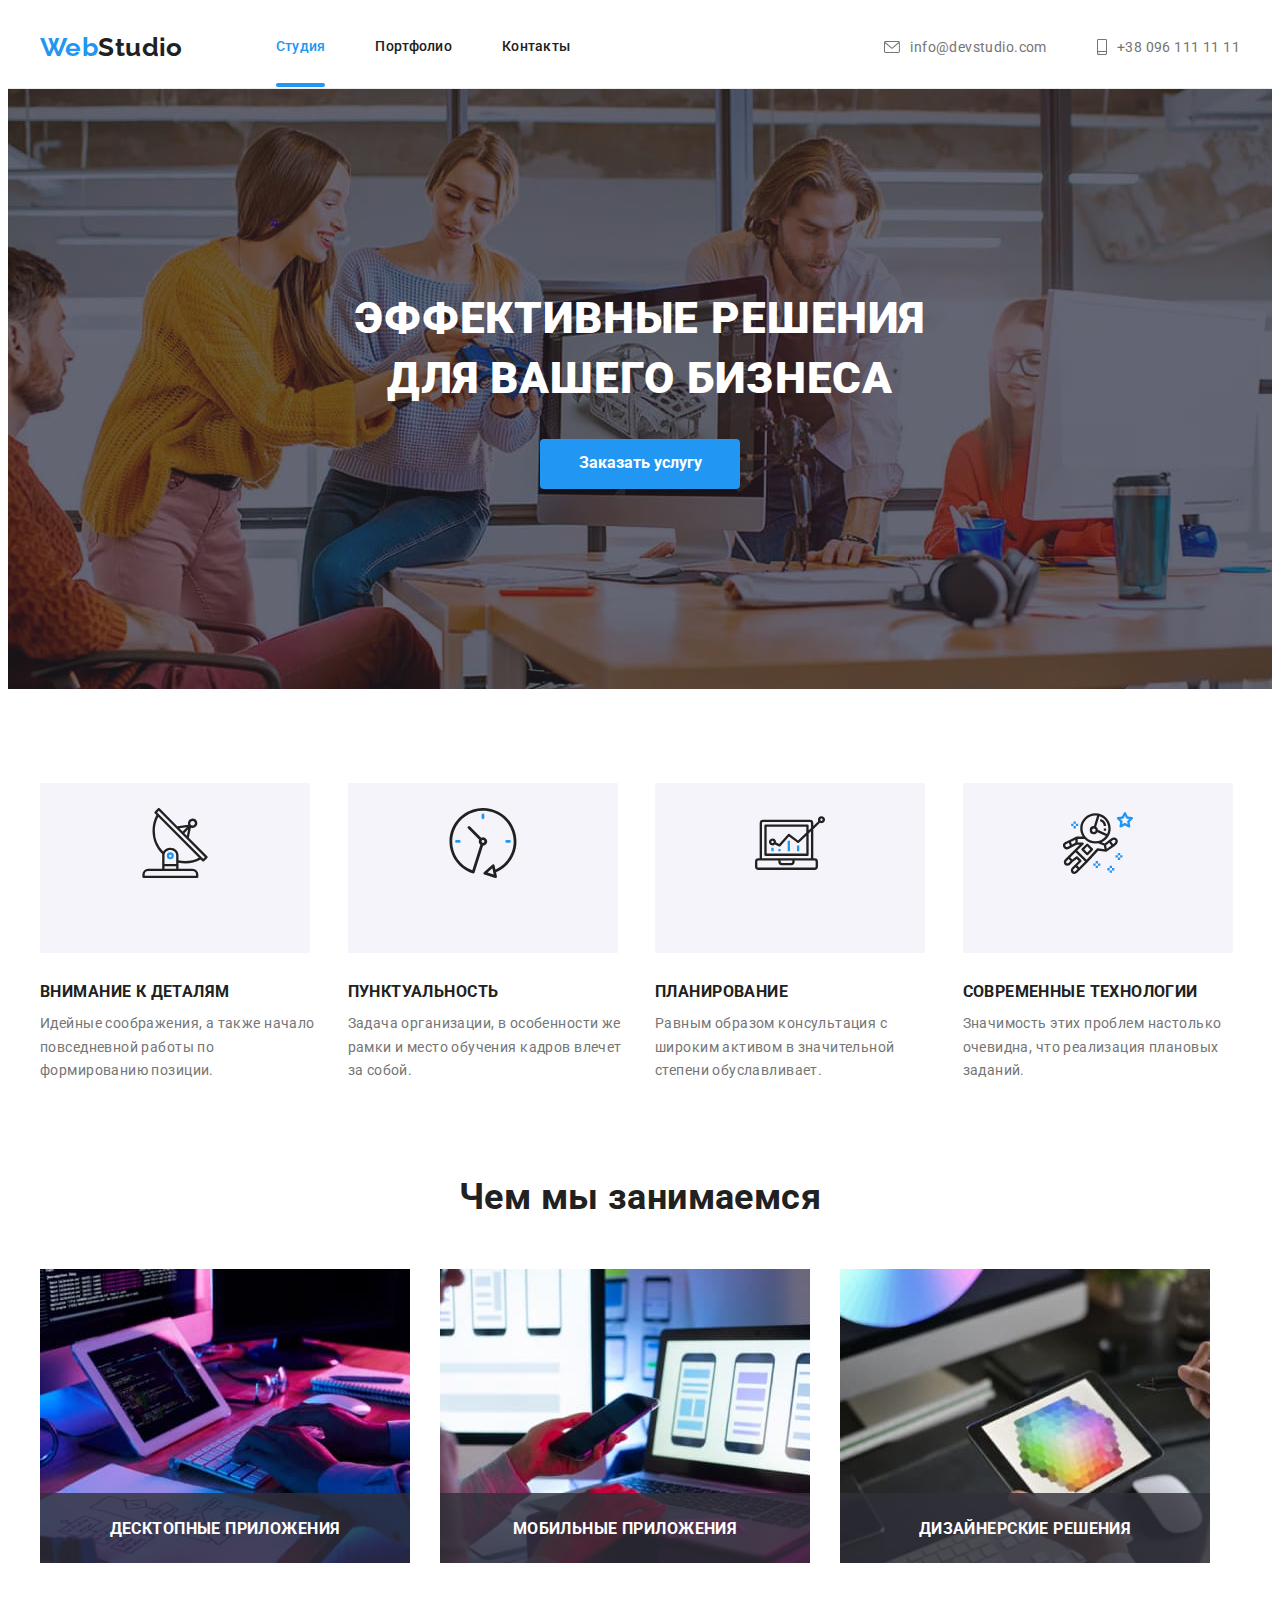
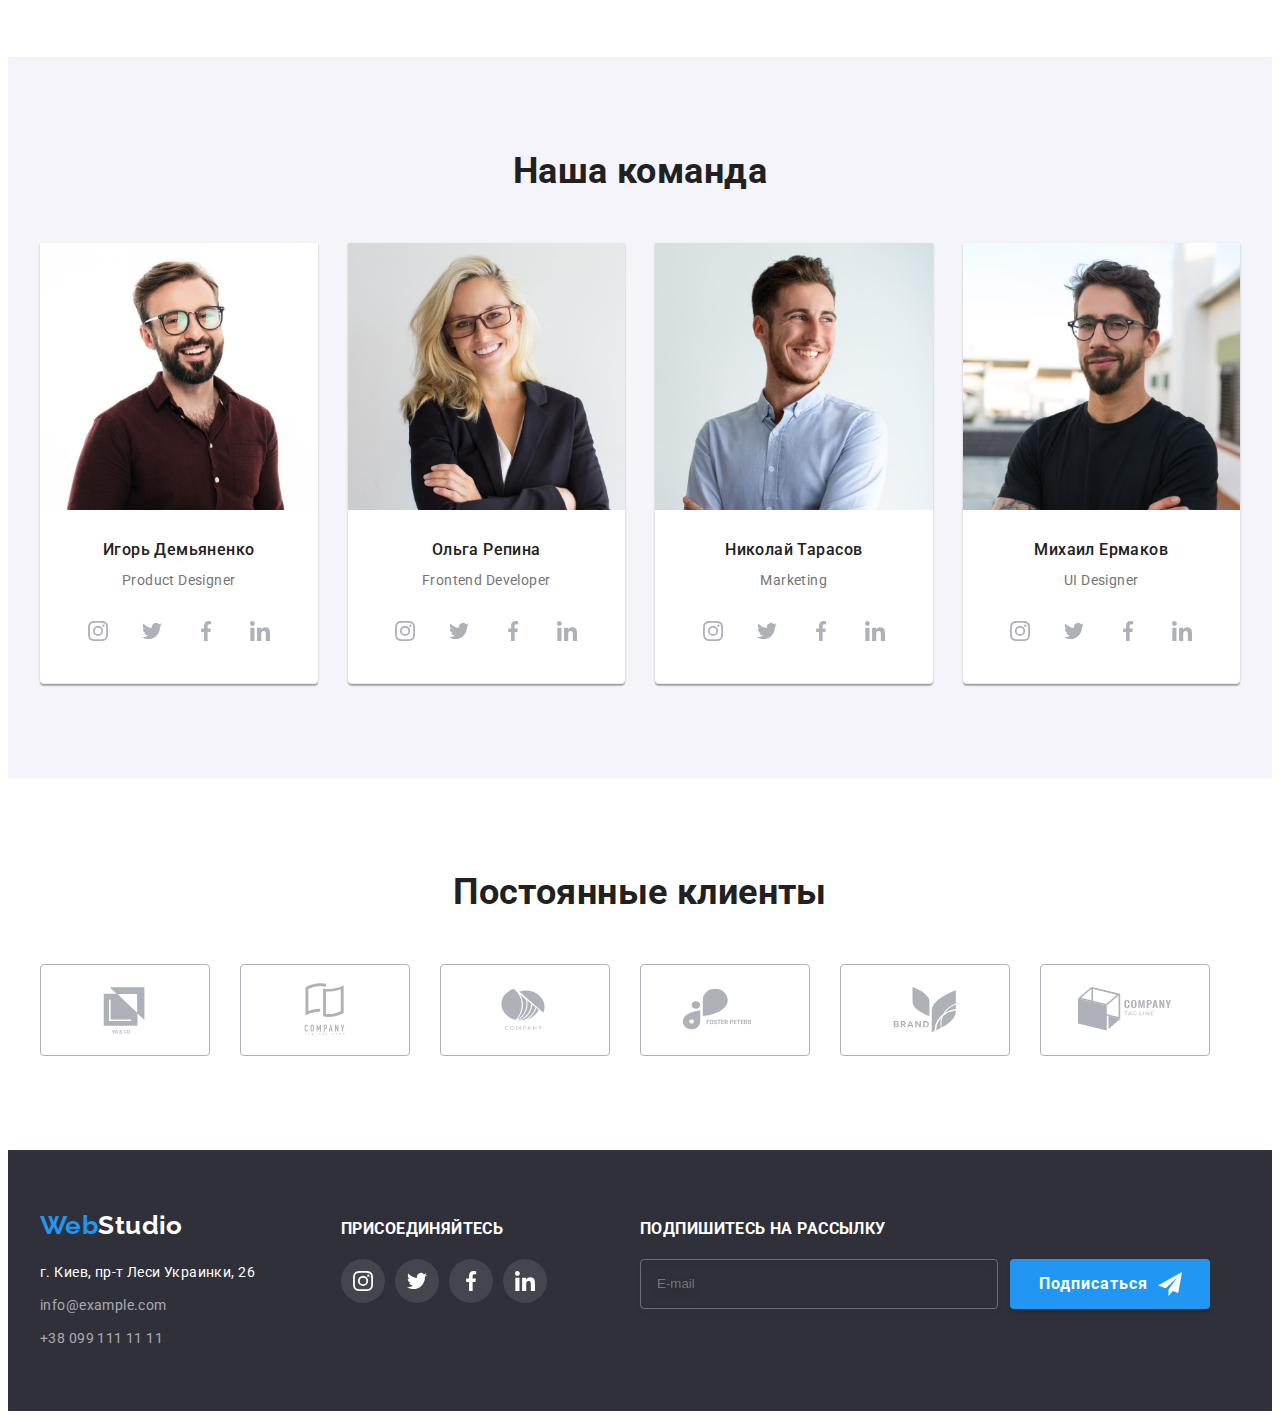
<file: index.html>
﻿<!DOCTYPE html>
<html lang="ru">
  <head>
    <meta charset="UTF-8" />
    <meta http-equiv="X-UA-Compatible" content="IE=edge" />
    <meta name="viewport" content="width=device-width, initial-scale=1.0" />
    <title>Homework</title>
    <link
      href="https://fonts.googleapis.com/css2?family=Raleway:wght@700&family=Roboto:wght@400;500;700;900&display=swap"
      rel="stylesheet"
    />
    <link
      rel="stylesheet"
      href="https://cdnjs.cloudflare.com/ajax/libs/modern-normalize/1.0.0/modern-normalize.min.css"
      integrity="sha512-ISS7cAi1PEhQ8jnbJpJZMd29NlhNj4AWYyLOSp2CE/CsHxTCu+r+t0D2yoJudVrd0/8fTVPUVDzY5Tvli75u/g=="
      crossorigin="anonymous"
      referrerpolicy="no-referrer"
    />

    <link rel="stylesheet" href="./css/styles.css" />
  </head>
  <body>
    <header class="page-header">
      <div class="section container">
        <div class="header-menu">
          <a href="/" lang="en" class="logo link"
            ><span class="active">Web</span>Studio</a
          >

          <nav>
            <ul class="list nav-menu">
              <li><a href="./index.html" class="link current">Студия</a></li>
              <li><a href="./portfolio.html" class="link">Портфолио</a></li>
              <li><a href="#" class="link">Контакты</a></li>
            </ul>
          </nav>
        </div>
        <ul class="list header-contact">
          <li>
            <a href="mailto:info@devstudio.com" lang="en" class="link">
              <svg class="icon-item" width="16px" height="12px">
                <use href="./images/icons.svg#icon-envelope-header"></use>
              </svg>
              info@devstudio.com</a
            >
          </li>
          <li>
            <a href="tel:+380961111111" class="link">
              <svg class="icon-item" width="10px" height="16px">
                <use href="./images/icons.svg#icon-smartphone-header"></use>
              </svg>
              +38 096 111 11 11</a
            >
          </li>
        </ul>
      </div>
    </header>
    <main>
      <section class="hero layers">
        <div class="section container">
          <h1 class="hero-title">
            Эффективные решения <br />
            для вашего бизнеса
          </h1>
          <button type="button" class="hero-btn btn" data-modal-open>
            Заказать услугу
          </button>
        </div>
      </section>

      <section class="advantages">
        <div class="section container">
          <ul class="list">
            <li class="list-item">
              <div class="thumb">
                <svg class="icon-item">
                  <use href="./images/icons.svg#icon-antenna"></use>
                </svg>
              </div>
              <h3 class="list-item-title">Внимание к деталям</h3>
              <p class="list-item-text">
                Идейные соображения, а также начало повседневной работы по
                формированию позиции.
              </p>
            </li>
            <li class="list-item">
              <div class="thumb">
                <svg class="icon-item">
                  <use href="./images/icons.svg#icon-clock"></use>
                </svg>
              </div>
              <h3 class="list-item-title">Пунктуальность</h3>
              <p class="list-item-text">
                Задача организации, в особенности же рамки и место обучения
                кадров влечет за собой.
              </p>
            </li>
            <li class="list-item">
              <div class="thumb">
                <svg class="icon-item">
                  <use href="./images/icons.svg#icon-diagram"></use>
                </svg>
              </div>
              <h3 class="list-item-title">Планирование</h3>
              <p class="list-item-text">
                Равным образом консультация с широким активом в значительной
                степени обуславливает.
              </p>
            </li>
            <li class="list-item">
              <div class="thumb">
                <svg class="icon-item">
                  <use href="./images/icons.svg#icon-astronaut"></use>
                </svg>
              </div>
              <h3 class="list-item-title">Современные технологии</h3>
              <p class="list-item-text">
                Значимость этих проблем настолько очевидна, что реализация
                плановых заданий.
              </p>
            </li>
          </ul>
        </div>
      </section>

      <section class="work">
        <div class="section container">
          <h2 class="title">Чем мы занимаемся</h2>
          <ul class="list">
            <li class="list-item">
              <img
                src="./images/work/img1.jpg"
                alt="Ноутбук"
                width="370"
                height="294"
              />
              <div class="wrapper-title">
                <h3 class="list-item-title">Десктопные приложения</h3>
              </div>
            </li>
            <li class="list-item">
              <img
                src="./images/work/img2.jpg"
                alt="Телефон"
                width="370"
                height="294"
              />
              <div class="wrapper-title">
                <h3 class="list-item-title">Мобильные приложения</h3>
              </div>
            </li>
            <li class="list-item">
              <img
                src="./images/work/img3.jpg"
                alt="Планшет"
                width="370"
                height="294"
              />
              <div class="wrapper-title">
                <h3 class="list-item-title">Дизайнерские решения</h3>
              </div>
            </li>
          </ul>
        </div>
      </section>
      <section class="team">
        <div class="section container">
          <h2 class="title">Наша команда</h2>
          <ul class="list">
            <li class="list-item team-card">
              <img
                src="./images/team/igor.jpg"
                alt="Игорь Демьяненко"
                width="270"
                class="photo-team"
              />
              <h3 class="list-item-title">Игорь Демьяненко</h3>
              <p lang="en" class="list-item-text">Product Designer</p>
              <ul class="list social-networks">
                <li class="sn-item">
                  <a href="https://www.instagram.com" class="link">
                    <svg class="sn-icon">
                      <use href="./images/icons.svg#icon-instagram-grey"></use>
                    </svg>
                  </a>
                </li>
                <li class="sn-item">
                  <a href="https://www.twitter.com/" class="link">
                    <svg class="sn-icon">
                      <use href="./images/icons.svg#icon-twitter"></use>
                    </svg>
                  </a>
                </li>
                <li class="sn-item">
                  <a href="https://www.facebook.com" class="link">
                    <svg class="sn-icon">
                      <use href="./images/icons.svg#icon-facebook"></use>
                    </svg>
                  </a>
                </li>
                <li class="sn-item">
                  <a href="https://www.linkedin.com" class="link">
                    <svg class="sn-icon">
                      <use href="./images/icons.svg#icon-linkedin"></use>
                    </svg>
                  </a>
                </li>
              </ul>
            </li>
            <li class="list-item team-card">
              <img
                src="./images/team/olga.jpg"
                alt="Ольга Репина"
                width="270"
                class="photo-team"
              />
              <h3 class="list-item-title">Ольга Репина</h3>
              <p lang="en" class="list-item-text">Frontend Developer</p>
              <ul class="list social-networks">
                <li class="sn-item">
                  <a href="https://www.instagram.com" class="link">
                    <svg class="sn-icon">
                      <use href="./images/icons.svg#icon-instagram-grey"></use>
                    </svg>
                  </a>
                </li>
                <li class="sn-item">
                  <a href="https://www.twitter.com/" class="link">
                    <svg class="sn-icon">
                      <use href="./images/icons.svg#icon-twitter"></use>
                    </svg>
                  </a>
                </li>
                <li class="sn-item">
                  <a href="https://www.facebook.com" class="link">
                    <svg class="sn-icon">
                      <use href="./images/icons.svg#icon-facebook"></use>
                    </svg>
                  </a>
                </li>
                <li class="sn-item">
                  <a href="https://www.linkedin.com" class="link">
                    <svg class="sn-icon">
                      <use href="./images/icons.svg#icon-linkedin"></use>
                    </svg>
                  </a>
                </li>
              </ul>
            </li>
            <li class="list-item team-card">
              <img
                src="./images/team/nikolay.jpg"
                alt="Николай Тарасов"
                width="270"
                class="photo-team"
              />
              <h3 class="list-item-title">Николай Тарасов</h3>
              <p lang="en" class="list-item-text">Marketing</p>
              <ul class="list social-networks">
                <li class="sn-item">
                  <a href="https://www.instagram.com" class="link">
                    <svg class="sn-icon">
                      <use href="./images/icons.svg#icon-instagram-grey"></use>
                    </svg>
                  </a>
                </li>
                <li class="sn-item">
                  <a href="https://www.twitter.com/" class="link">
                    <svg class="sn-icon">
                      <use href="./images/icons.svg#icon-twitter"></use>
                    </svg>
                  </a>
                </li>
                <li class="sn-item">
                  <a href="https://www.facebook.com" class="link">
                    <svg class="sn-icon">
                      <use href="./images/icons.svg#icon-facebook"></use>
                    </svg>
                  </a>
                </li>
                <li class="sn-item">
                  <a href="https://www.linkedin.com" class="link">
                    <svg class="sn-icon">
                      <use href="./images/icons.svg#icon-linkedin"></use>
                    </svg>
                  </a>
                </li>
              </ul>
            </li>
            <li class="list-item team-card">
              <img
                src="./images/team/michail.jpg"
                alt="Михаил Ермаков"
                width="270"
                class="photo-team"
              />
              <h3 class="list-item-title">Михаил Ермаков</h3>
              <p lang="en" class="list-item-text">UI Designer</p>
              <ul class="list social-networks">
                <li class="sn-item">
                  <a href="https://www.instagram.com" class="link">
                    <svg class="sn-icon">
                      <use href="./images/icons.svg#icon-instagram-grey"></use>
                    </svg>
                  </a>
                </li>
                <li class="sn-item">
                  <a href="https://www.twitter.com/" class="link">
                    <svg class="sn-icon">
                      <use href="./images/icons.svg#icon-twitter"></use>
                    </svg>
                  </a>
                </li>
                <li class="sn-item">
                  <a href="https://www.facebook.com" class="link">
                    <svg class="sn-icon">
                      <use href="./images/icons.svg#icon-facebook"></use>
                    </svg>
                  </a>
                </li>
                <li class="sn-item">
                  <a href="https://www.linkedin.com" class="link">
                    <svg class="sn-icon">
                      <use href="./images/icons.svg#icon-linkedin"></use>
                    </svg>
                  </a>
                </li>
              </ul>
            </li>
          </ul>
        </div>
      </section>

      <section class="clients">
        <div class="section container">
          <h2 class="title">Постоянные клиенты</h2>
          <ul class="list">
            <li class="list-item hover-boder">
              <a href="#" class="link">
                <svg class="client-logo">
                  <use href="./images/icons.svg#icon-logo1"></use>
                </svg>
              </a>
            </li>
            <li class="list-item hover-boder">
              <a href="#" class="link">
                <svg class="client-logo">
                  <use href="./images/icons.svg#icon-logo2"></use>
                </svg>
              </a>
            </li>
            <li class="list-item hover-boder">
              <a href="#" class="link">
                <svg class="client-logo">
                  <use href="./images/icons.svg#icon-logo3"></use>
                </svg>
              </a>
            </li>
            <li class="list-item hover-boder">
              <a href="#" class="link">
                <svg class="client-logo">
                  <use href="./images/icons.svg#icon-logo4"></use>
                </svg>
              </a>
            </li>
            <li class="list-item hover-boder">
              <a href="#" class="link">
                <svg class="client-logo">
                  <use href="./images/icons.svg#icon-logo5"></use>
                </svg>
              </a>
            </li>
            <li class="list-item hover-boder">
              <a href="#" class="link">
                <svg class="client-logo">
                  <use href="./images/icons.svg#icon-logo6"></use>
                </svg>
              </a>
            </li>
          </ul>
        </div>
      </section>
    </main>
    <footer class="footer-page">
      <div class="section container">
        <div class="logo-address">
          <a href="/" lang="en" class="logo link"
            ><span class="active">Web</span>Studio</a
          >
          <address class="footer-address">
            <ul class="list">
              <li class="list-item">
                <a href="#" class="link">г. Киев, пр-т Леси Украинки, 26</a>
              </li>

              <li class="list-item footer-contact">
                <a href="mailto:info@example.com" lang="en" class="link"
                  >info@example.com</a
                >
              </li>
              <li class="list-item footer-contact">
                <a href="tel:+380991111111" class="link">+38 099 111 11 11</a>
              </li>
            </ul>
          </address>
        </div>
        <div class="footer-social-networks">
          <h3 class="list-item-title">присоединяйтесь</h3>
          <ul class="list social-networks">
            <li class="sn-item">
              <a href="https://www.instagram.com" class="link footer-link-sn">
                <svg class="sn-icon">
                  <use href="./images/icons.svg#icon-instagram-grey"></use>
                </svg>
              </a>
            </li>
            <li class="sn-item">
              <a href="https://www.twitter.com/" class="link footer-link-sn">
                <svg class="sn-icon">
                  <use href="./images/icons.svg#icon-twitter"></use>
                </svg>
              </a>
            </li>
            <li class="sn-item">
              <a href="https://www.facebook.com" class="link footer-link-sn">
                <svg class="sn-icon">
                  <use href="./images/icons.svg#icon-facebook"></use>
                </svg>
              </a>
            </li>
            <li class="sn-item">
              <a href="https://www.linkedin.com" class="link footer-link-sn">
                <svg class="sn-icon">
                  <use href="./images/icons.svg#icon-linkedin"></use>
                </svg>
              </a>
            </li>
          </ul>
        </div>
        <div class="subscription">
          <h3 class="list-item-title">подпишитесь на рассылку</h3>
          <form name="subscription-form" class="subscription-form">
            <input
              type="email"
              name="email"
              class="subscription-input"
              placeholder="E-mail"
            />
            <button type="submit" class="btn subscription-btn">
              <span class="text-btn">Подписаться</span>
              <svg class="send-icon">
                <use href="./images/icons.svg#send-icon"></use>
              </svg>
            </button>
          </form>
        </div>
      </div>
    </footer>

    <div class="backdrop is-hidden" data-modal>
      <div class="modal">
        <button type="button" class="close-btn btn" data-modal-close>
          <svg class="close-icon">
            <use href="./images/icons.svg#close-btn"></use>
          </svg>
        </button>
        <form class="modal-form">
          <p class="modal-title">Оставьте свои данные, мы вам перезвоним</p>
          <label class="modal-field">
            <span class="modal-label">Имя</span>
            <input type="text" class="form-input" name="user-name" required />
            <svg class="modal-icon">
              <use
                href="./images/icons.svg#person-black"
                class="icon-input"
              ></use>
            </svg>
          </label>
          <label class="modal-field">
            <span class="modal-label">Телефон</span>
            <input type="tel" class="form-input" name="user-phone" required />
            <svg class="modal-icon">
              <use
                href="./images/icons.svg#phone-black"
                class="icon-input"
              ></use>
            </svg>
          </label>

          <label class="modal-field">
            <span class="modal-label">Почта</span>
            <input type="email" class="form-input" name="user-mail" required />
            <svg class="modal-icon">
              <use
                href="./images/icons.svg#email-black"
                class="icon-input"
              ></use>
            </svg>
          </label>
          <label class="modal-field">
            <span class="modal-label">Комментарий</span>
            <textarea
              class="form-textarea form-input"
              name="user-comment"
              placeholder="Введите текст"
              required
            ></textarea>
          </label>
          <label for="checkbox" class="modal-polisy">
            <input
              type="checkbox"
              id="checkbox"
              name="user-agree"
              class="modal-checkbox"
            />

            <svg class="checkbox-icon">
              <use href="./images/icons.svg#checkbox"></use>
            </svg>

            Соглашаюсь с рассылкой и принимаю
            <span class="text">Условия договора</span>
          </label>
          <button type="button" class="btn submit-btn">Отправить</button>
        </form>
      </div>
    </div>
    <script src="./js/modal.js"></script>
  </body>
</html>
</file>
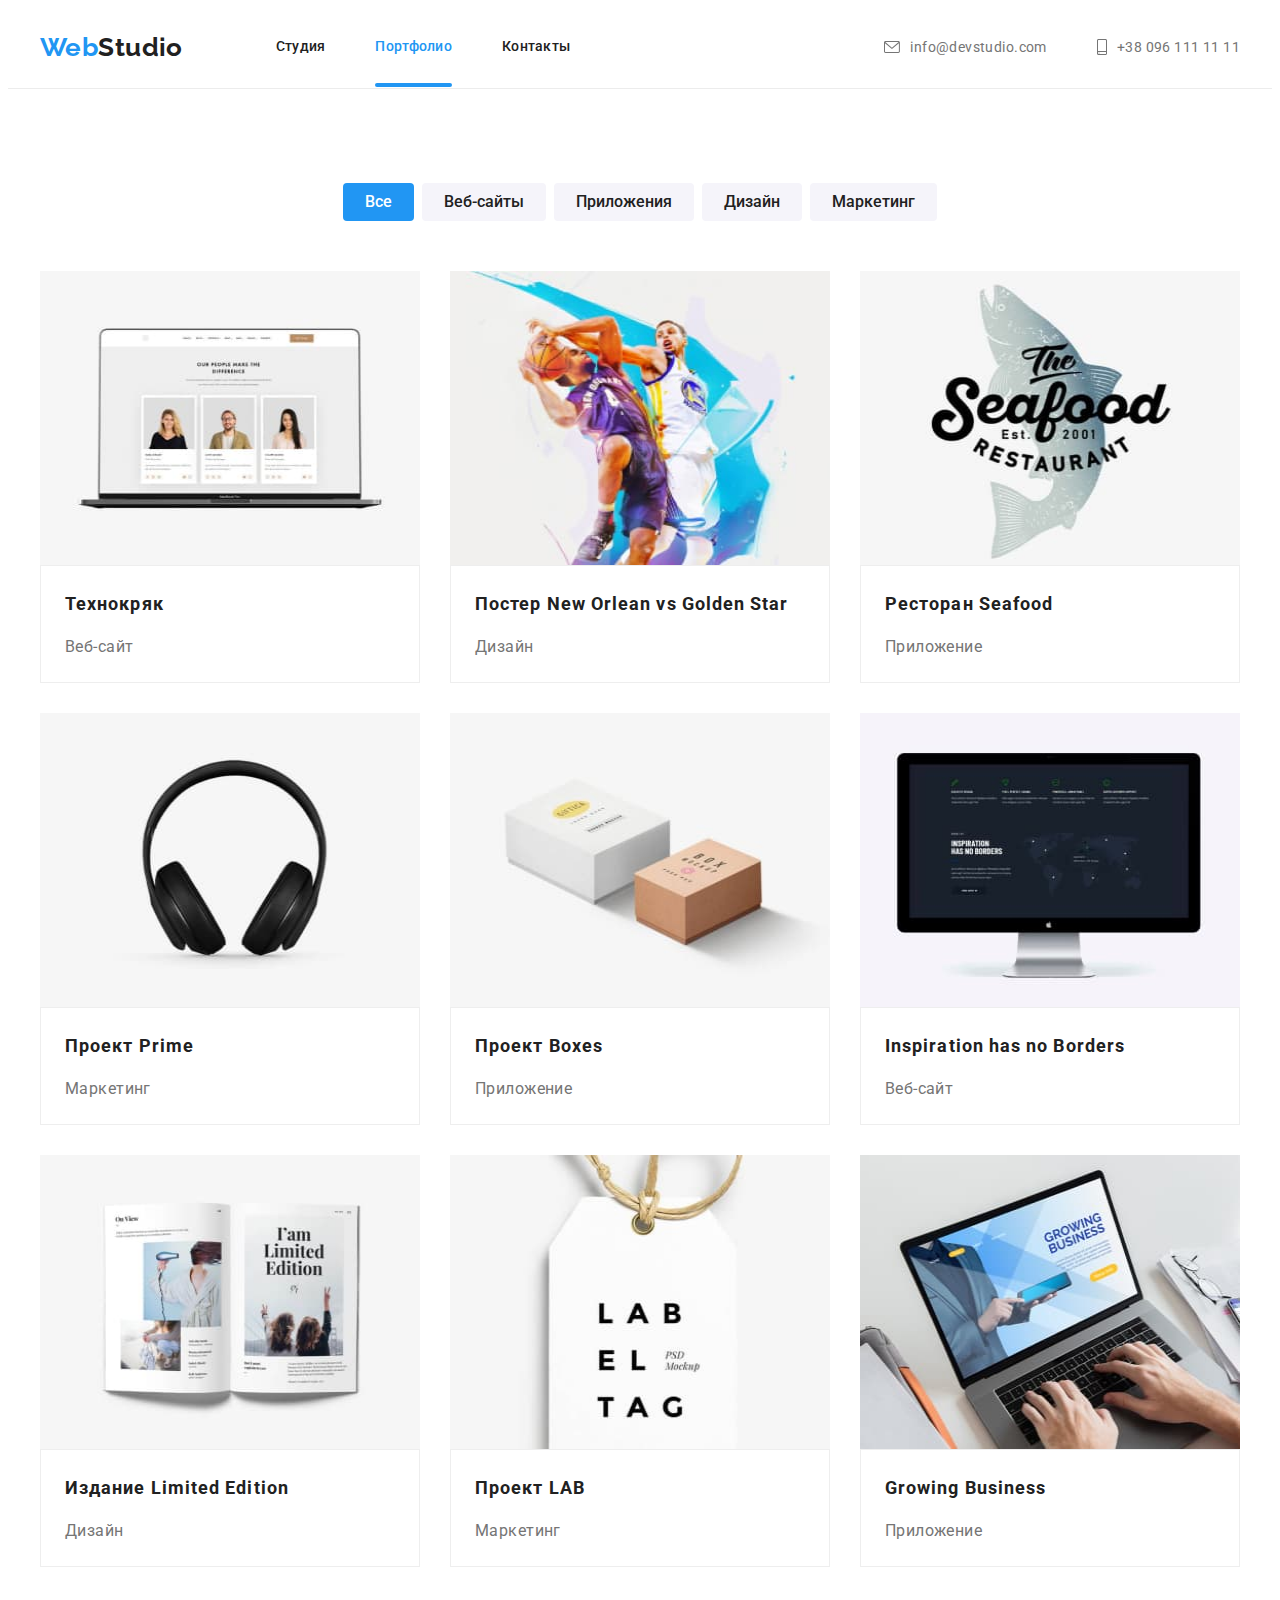
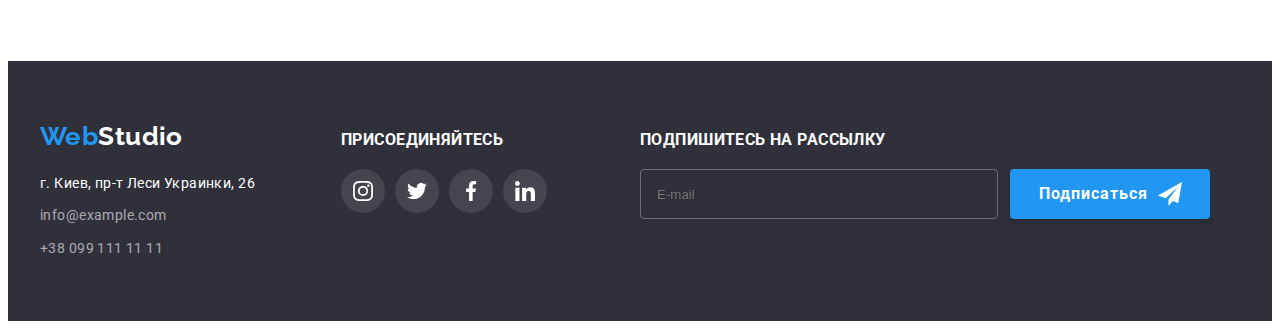
<file: portfolio.html>
﻿<!DOCTYPE html>
<html lang="ru">
  <head>
    <meta charset="UTF-8" />
    <meta http-equiv="X-UA-Compatible" content="IE=edge" />
    <meta name="viewport" content="width=device-width, initial-scale=1.0" />
    <title>Portfolio</title>
    <link rel="preconnect" href="https://fonts.gstatic.com" />
    <link
      href="https://fonts.googleapis.com/css2?family=Raleway:wght@700&family=Roboto:wght@400;500;700;900&display=swap"
      rel="stylesheet"
    />
    <link
      rel="stylesheet"
      href="https://cdnjs.cloudflare.com/ajax/libs/modern-normalize/1.0.0/modern-normalize.min.css"
      integrity="sha512-ISS7cAi1PEhQ8jnbJpJZMd29NlhNj4AWYyLOSp2CE/CsHxTCu+r+t0D2yoJudVrd0/8fTVPUVDzY5Tvli75u/g=="
      crossorigin="anonymous"
      referrerpolicy="no-referrer"
    />
    <link rel="stylesheet" href="./css/styles.css" />
  </head>
  <body>
    <header class="page-header">
      <div class="section container">
        <div class="header-menu">
          <a href="/" lang="en" class="logo link"
            ><span class="active">Web</span>Studio</a
          >

          <nav>
            <ul class="list nav-menu">
              <li><a href="./index.html" class="link">Студия</a></li>
              <li>
                <a href="./portfolio.html" class="link current">Портфолио</a>
              </li>
              <li><a href="#" class="link">Контакты</a></li>
            </ul>
          </nav>
        </div>
        <ul class="list header-contact">
          <li>
            <a href="mailto:info@devstudio.com" lang="en" class="link">
              <svg class="icon-item" width="16px" height="12px">
                <use href="./images/icons.svg#icon-envelope-header"></use>
              </svg>
              info@devstudio.com</a
            >
          </li>
          <li>
            <a href="tel:+380961111111" class="link">
              <svg class="icon-item" width="10px" height="16px">
                <use href="./images/icons.svg#icon-smartphone-header"></use>
              </svg>
              +38 096 111 11 11</a
            >
          </li>
        </ul>
      </div>
    </header>
    <main>
      <!--фильтр-->
      <section class="portfolio-page">
        <div class="section container">
          <div class="filter">
            <ul class="list">
              <li class="list-item">
                <button type="button" class="btn filter-btn btn-active">
                  Все
                </button>
              </li>
              <li class="list-item">
                <button type="button" class="btn filter-btn">Веб-сайты</button>
              </li>
              <li class="list-item">
                <button type="button" class="btn filter-btn">Приложения</button>
              </li>
              <li class="list-item">
                <button type="button" class="btn filter-btn">Дизайн</button>
              </li>
              <li class="list-item">
                <button type="button" class="btn filter-btn">Маркетинг</button>
              </li>
            </ul>
          </div>
          <!--портфолио-->
          <div class="portfolio-cards">
            <ul class="list">
              <li class="list-item portfolio-card">
                <div class="wrapper-card">
                  <img
                    src="./images/portfolio/tehnokriak.jpg"
                    alt="Ноутбук"
                    width="370"
                    height="294"
                  />
                  <div class="wrapper-description">
                    <p class="wrapper-text">
                      Технокряк это современная площадка распространения
                      коронавируса. Компании используют эту платформу для
                      цифрового шпионажа и атак на защищённые сервера
                      конкурентов.
                    </p>
                  </div>
                </div>
                <div class="portfolio-info">
                  <h3 class="list-item-title">Технокряк</h3>
                  <p class="list-item-text">Веб-сайт</p>
                </div>
              </li>
              <li class="list-item portfolio-card">
                <div class="wrapper-card">
                  <img
                    src="./images/portfolio/poster.jpg"
                    alt="Постер с баскетболистами"
                    width="370"
                    height="294"
                  />
                  <div class="wrapper-description">
                    <p class="wrapper-text">
                      Технокряк это современная площадка распространения
                      коронавируса. Компании используют эту платформу для
                      цифрового шпионажа и атак на защищённые сервера
                      конкурентов.
                    </p>
                  </div>
                </div>
                <div class="portfolio-info">
                  <h3 class="list-item-title">
                    Постер New Orlean vs Golden Star
                  </h3>
                  <p class="list-item-text">Дизайн</p>
                </div>
              </li>
              <li class="list-item portfolio-card">
                <div class="wrapper-card">
                  <img
                    src="./images/portfolio/restaurant.jpg"
                    alt="Логотип ресторана"
                    width="370"
                    height="294"
                  />
                  <div class="wrapper-description">
                    <p class="wrapper-text">
                      Технокряк это современная площадка распространения
                      коронавируса. Компании используют эту платформу для
                      цифрового шпионажа и атак на защищённые сервера
                      конкурентов.
                    </p>
                  </div>
                </div>
                <div class="portfolio-info">
                  <h3 class="list-item-title">Ресторан Seafood</h3>
                  <p class="list-item-text">Приложение</p>
                </div>
              </li>
              <li class="list-item portfolio-card">
                <div class="wrapper-card">
                  <img
                    src="./images/portfolio/pri.jpg"
                    alt="Наушники"
                    width="370"
                    height="294"
                  />
                  <div class="wrapper-description">
                    <p class="wrapper-text">
                      Технокряк это современная площадка распространения
                      коронавируса. Компании используют эту платформу для
                      цифрового шпионажа и атак на защищённые сервера
                      конкурентов.
                    </p>
                  </div>
                </div>
                <div class="portfolio-info">
                  <h3 class="list-item-title">Проект Prime</h3>
                  <p class="list-item-text">Маркетинг</p>
                </div>
              </li>
              <li class="list-item portfolio-card">
                <div class="wrapper-card">
                  <img
                    src="./images/portfolio/boxes.jpg"
                    alt="Коробки"
                    width="370"
                    height="294"
                  />
                  <div class="wrapper-description">
                    <p class="wrapper-text">
                      Технокряк это современная площадка распространения
                      коронавируса. Компании используют эту платформу для
                      цифрового шпионажа и атак на защищённые сервера
                      конкурентов.
                    </p>
                  </div>
                </div>
                <div class="portfolio-info">
                  <h3 class="list-item-title">Проект Boxes</h3>
                  <p class="list-item-text">Приложение</p>
                </div>
              </li>
              <li class="list-item portfolio-card">
                <div class="wrapper-card">
                  <img
                    src="./images/portfolio/inspiration.jpg"
                    alt="Монитор"
                    width="370"
                    height="294"
                  />
                  <div class="wrapper-description">
                    <p class="wrapper-text">
                      Технокряк это современная площадка распространения
                      коронавируса. Компании используют эту платформу для
                      цифрового шпионажа и атак на защищённые сервера
                      конкурентов.
                    </p>
                  </div>
                </div>
                <div class="portfolio-info">
                  <h3 class="list-item-title">Inspiration has no Borders</h3>
                  <p class="list-item-text">Веб-сайт</p>
                </div>
              </li>
              <li class="list-item portfolio-card">
                <div class="wrapper-card">
                  <img
                    src="./images/portfolio/limiteded.jpg"
                    alt="Журнал"
                    width="370"
                    height="294"
                  />
                  <div class="wrapper-description">
                    <p class="wrapper-text">
                      Технокряк это современная площадка распространения
                      коронавируса. Компании используют эту платформу для
                      цифрового шпионажа и атак на защищённые сервера
                      конкурентов.
                    </p>
                  </div>
                </div>
                <div class="portfolio-info">
                  <h3 class="list-item-title">Издание Limited Edition</h3>
                  <p class="list-item-text">Дизайн</p>
                </div>
              </li>
              <li class="list-item portfolio-card">
                <div class="wrapper-card">
                  <img
                    src="./images/portfolio/lab.jpg"
                    alt="лейба"
                    width="370"
                    height="294"
                  />
                  <div class="wrapper-description">
                    <p class="wrapper-text">
                      Технокряк это современная площадка распространения
                      коронавируса. Компании используют эту платформу для
                      цифрового шпионажа и атак на защищённые сервера
                      конкурентов.
                    </p>
                  </div>
                </div>
                <div class="portfolio-info">
                  <h3 class="list-item-title">Проект LAB</h3>
                  <p class="list-item-text">Маркетинг</p>
                </div>
              </li>
              <li class="list-item portfolio-card">
                <div class="wrapper-card">
                  <img
                    src="./images/portfolio/growing.jpg"
                    alt="Ноутбук"
                    width="370"
                    height="294"
                  />
                  <div class="wrapper-description">
                    <p class="wrapper-text">
                      Технокряк это современная площадка распространения
                      коронавируса. Компании используют эту платформу для
                      цифрового шпионажа и атак на защищённые сервера
                      конкурентов.
                    </p>
                  </div>
                </div>
                <div class="portfolio-info">
                  <h3 class="list-item-title">Growing Business</h3>
                  <p class="list-item-text">Приложение</p>
                </div>
              </li>
            </ul>
          </div>
        </div>
      </section>
    </main>
    <footer class="footer-page">
      <div class="section container">
        <div class="logo-address">
          <a href="/" lang="en" class="logo link"
            ><span class="active">Web</span>Studio</a
          >
          <address class="footer-address">
            <ul class="list">
              <li class="list-item">
                <a href="#" class="link">г. Киев, пр-т Леси Украинки, 26</a>
              </li>

              <li class="list-item footer-contact">
                <a href="mailto:info@example.com" lang="en" class="link"
                  >info@example.com</a
                >
              </li>
              <li class="list-item footer-contact">
                <a href="tel:+380991111111" class="link">+38 099 111 11 11</a>
              </li>
            </ul>
          </address>
        </div>
        <div class="footer-social-networks">
          <h3 class="list-item-title">присоединяйтесь</h3>
          <ul class="list social-networks">
            <li class="sn-item">
              <a href="https://www.instagram.com" class="link footer-link-sn">
                <svg class="sn-icon">
                  <use href="./images/icons.svg#icon-instagram-grey"></use>
                </svg>
              </a>
            </li>
            <li class="sn-item">
              <a href="https://www.twitter.com/" class="link footer-link-sn">
                <svg class="sn-icon">
                  <use href="./images/icons.svg#icon-twitter"></use>
                </svg>
              </a>
            </li>
            <li class="sn-item">
              <a href="https://www.facebook.com" class="link footer-link-sn">
                <svg class="sn-icon">
                  <use href="./images/icons.svg#icon-facebook"></use>
                </svg>
              </a>
            </li>
            <li class="sn-item">
              <a href="https://www.linkedin.com" class="link footer-link-sn">
                <svg class="sn-icon">
                  <use href="./images/icons.svg#icon-linkedin"></use>
                </svg>
              </a>
            </li>
          </ul>
        </div>
        <div class="subscription">
          <h3 class="list-item-title">подпишитесь на рассылку</h3>
          <form name="subscription-form" class="subscription-form">
            <input
              type="email"
              name="email"
              class="subscription-input"
              placeholder="E-mail"
            />
            <button type="submit" class="btn subscription-btn">
              <span class="text-btn">Подписаться</span>
              <svg class="send-icon">
                <use href="./images/icons.svg#send-icon"></use>
              </svg>
            </button>
          </form>
        </div>
      </div>
    </footer>
  </body>
</html>
</file>
<file: css/styles.css>
﻿
:root {
  --basis-text-color: #212121;
  --secondary-text-color: #757575;
  --background-color: #E5E5E5;
  --white-color: #FFFFFF;
  --active-color: #2196F3;
  --background-btn-color: #F5F4FA;
  --borders-color: #EEEEEE;
  --border-line-color: #ECECEC;
  --dark-background: #2F303A;
  --footer-contact-color: rgba(255, 255, 255, 0.6);
  --footer-icon-bg-color: rgba(255, 255, 255, 0.1);
  --input-border-color: rgba(255, 255, 255, 0.3);
  --hero-gradient: rgba(47, 48, 58, 0.4);
  --wrapper-title: rgba(47, 48, 58, 0.8);
  --icons-color: #AFB1B8;
  --wrapper-portfolio-card: rgba(33, 150, 243, 0.9);
  --backdrop-color: rgba(0, 0, 0, 0.2);
  --close-btn-color: rgba(0, 0, 0, 1);
  --border-modal-color: rgba(0, 0, 0, 0.1);
  --modal-input-border: rgba(33, 33, 33, 0.2);
  --text-placeholder: rgba(117, 117, 117, 0.5);


}

body {
  color: var(--secondary-text-color);
  font-family: Roboto, sans-serif;
  font-weight: 400;
  font-style: normal;
  font-size: 14px;
  line-height: 1.71;
  letter-spacing: 0.03em;
}


.link {
  display: flex;
  text-decoration: none;
  color: inherit;
  font-style: inherit;
  align-items: center;
  transition: color 250ms cubic-bezier(0.4, 0, 0.2, 1);
}

.list {
  list-style: none;
  margin: 0;
  padding: 0;
}

.active,
.link:hover,
.link:focus {
  color: var(--active-color);
}
.current {
  position: relative;
  color: var(--active-color);
}

.current::after {
  content: "";
  position: absolute;
  height: 4px;
  width: 100%;
  background-color: var(--active-color);
  border-radius: 2px;
  top: 44px;

}

.btn {
  font-family: inherit;
  background-color: var(--background-btn-color);
  border: none;
  cursor: pointer;
  text-align: center;
  border-radius: 4px;
  transition: box-shadow 250ms cubic-bezier(0.4, 0, 0.2, 1);
}

.btn:hover,
.btn:focus {
  box-shadow: 0px 3px 1px rgba(0, 0, 0, 0.1),
  0px 1px 2px rgba(0, 0, 0, 0.08),
  0px 2px 2px rgba(0, 0, 0, 0.12);
}
.container {
  width: 1200px;
  margin: 0 auto;
}
.section {
  padding: 94px 15px;  
}

/*HEADER*/
.page-header {
  border-bottom: 1px solid var(--border-line-color);
  
}
.logo {
  font-family: Raleway, sans-serif;
  font-weight: 700;
  font-size: 26px;
  line-height: 1.19;
  color: var(--basis-text-color);
  margin-right: 93px;
}

.nav-menu {
  display: flex;
  color: var(--basis-text-color);
  font-weight: 500;
  line-height: 1.14;
  letter-spacing: 0.02em;
  
}

.nav-menu li:not(:last-child),
.header-contact li:not(:last-child) {
  margin-right: 50px;
}

.header-contact {
  display: flex;
  margin-left: auto;  
  color: var(--secondary-text-color);
  align-items: center;
}
.header-contact .icon-item {
  margin-right: 10px;
  fill: currentColor;
}


.page-header .container {
  display: flex;
  padding-top: 24px;
  padding-bottom: 25px;
}

.header-menu {
  display: flex;  
  align-items: center;
}

/*HERO*/
.hero {
  text-align: center;
  letter-spacing: 0.06em;
}
.layers {
  max-width: 1600px;
  height: 600px;
  margin-left: auto;
  margin-right: auto;
  background-color: var(--dark-background);
  background-image: linear-gradient(rgba(47, 48, 58, 0.4), rgba(47, 48, 58, 0.4)),
  url('../images/hero/hero-background.jpg');
  background-repeat: no-repeat;
  background-size: cover;
  
  background-position: center;
}
.hero .section {
  padding-top: 200px;
  padding-bottom: 200px;
}

.hero-title {
  text-transform: uppercase;
  color: var(--white-color);
  font-weight: 900;
  font-size: 44px;
  line-height: 1.36;
  margin-top: 0;
  margin-bottom: 30px;
}
 
.hero-btn {
  width: 200px;
  height: 50px;
  background: #2196F3;
  color: var(--white-color);
  box-shadow: 0px 4px 4px rgba(0, 0, 0, 0.15);
  font-weight: 700;
  font-size: 16px;
  line-height: 1.9;
  padding: 0;
}



.advantages .list-item-title {
  text-transform: uppercase;
}
.advantages .list-item:not(:last-child) {
  margin-right: 30px;
}

.advantages .list {
  display: flex;
}
.advantages .list-item {
  width: calc((100% - 90px) / 4);
}

.thumb {
  display: flex;
  width: 270px;
  height: 120px;
  background-color: var(--background-btn-color);
  padding-top: 25px;
  padding-bottom: 25px;
  margin-bottom: 30px;
  
}
.thumb .icon-item {
  width: 70px;
  height: 70px;
  margin-left: auto;
  margin-right: auto;
}

.list-item-title {
  color: var(--basis-text-color);
  font-weight: 700;
  line-height: 1.14;
  margin-top: 0;
  margin-bottom: 10px;
  
}
.list-item-text {
 margin: 0;
}

.title {
  color: var(--basis-text-color);
  font-size: 36px;
  line-height: 1.16;
  text-align: center;
  margin-top: 0;
  margin-bottom: 50px;
}


/*work*/
.work .section {
  padding-top: 0;
}
.work .list {
  display: flex;
}
.work .list-item:not(:last-child) {
  margin-right: 30px;
}

.work .list-item {
  width: 370px;
  position: relative;
}
.wrapper-title {
  background-color: var(--wrapper-title);
  position: absolute;
  width: 100%;
  height: 70px;
  bottom: 0px;

}
.wrapper-title .list-item-title {
  color: var(--white-color);
  text-transform: uppercase;
  margin-bottom: 0;
  text-align: center;
  padding-top: 27px;
  padding-bottom: 27px;
}

/*team*/
.team {
  background-color: var(--background-btn-color);
}
.team .list {
  display: flex;

}
.team-card {
  width: calc((100% - 90px) / 4);
  background-color: var(--white-color);
  box-shadow: 0px 1px 3px rgba(0, 0, 0, 0.12), 0px 1px 1px rgba(0, 0, 0, 0.14), 0px 2px 1px rgba(0, 0, 0, 0.2);
  border-radius: 0px 0px 4px 4px;
  border-bottom: 1px solid var(--borders-color);
  text-align: center;
}
.team-card:not(:last-child) {
  margin-right: 30px;
}
.team-card .list-item-title {
  font-weight: 500;
  font-size: 16px;
  line-height: 1.19;
}

.photo-team {
  margin-top: 0;
  margin-bottom: 30px;
}

.team-card > .list-item-text {
  margin-bottom: 16px;
}
.social-networks {
  display: flex;
  justify-content: center;
  margin-bottom: 30px;
  
}


.sn-item:not(:last-child) {
  margin-right: 10px;
}
.sn-item .link {
  display: flex;
  height: 44px;
  width: 44px;
  color: var(--icons-color);
  background-color: var(--white-color);
  border-radius: 50%;
  align-items: center;
  justify-content: center;
  transition: color 250ms cubic-bezier(0.4, 0, 0.2, 1), 
  background-color 250ms cubic-bezier(0.4, 0, 0.2, 1);
}

.sn-icon {
  width: 20px;
  height: 20px;
  fill: currentColor;
}
.sn-item .link:hover {
  color: var(--white-color);
  background-color: var(--active-color);
}
/* clients */
.clients .list {
  display: flex;
  color: var(--icons-color);
}
.clients .list-item {
  display: flex;
  width: 170px;
  height: 92px;
  border: 1px solid #AFB1B8;
  box-sizing: border-box;
  border-radius: 4px;
  align-items: center;
  justify-content: center;
  
}
.hover-boder {
  transition: border 250ms cubic-bezier(0.4, 0, 0.2, 1);
}

.hover-boder:hover {
  border: 1px solid var(--active-color);
}

.client-logo {
  display: flex;
  width: 106px;
  height: 60px;
  align-content: center;
  fill: currentColor;
}
.hover-boder .link {
  width: 100%;
  height: 100%;
  justify-content: center;
}

.clients .list-item:not(:last-child) {
  margin-right: 30px;
}
/*footer*/
.footer-page {
  background-color: var(--dark-background);
  
}
.footer-page .section {
  display: flex;
  padding-top: 60px;
  padding-bottom: 60px;
  align-items: baseline;
}
.footer-address {
  font-style: inherit;
  width: 231px;
}
.footer-address .list-item:not(:last-child) {
  margin-bottom: 9px;
}
.footer-page .link {
  color: var(--white-color);
}
.footer-contact .link {
  color: var(--footer-contact-color);
} 
.footer-page .logo {
  margin-bottom: 20px;
}
.footer-page .list-item-title,
.subscription .list-item-title {
 text-transform: uppercase;
  color: var(--white-color);
  margin-bottom: 20px;
}
.footer-social-networks {
  display: flex;
  flex-direction: column;
  justify-content: center;
  margin-right: 93px;
}
.footer-social-networks .link {
  color: var(--white-color);
  background-color: var(--footer-icon-bg-color);
  transition-property: background-color;
  transition-duration: 250ms;
  transition-timing-function: cubic-bezier(0.4, 0, 0.2, 1);
  
}
.footer-social-networks .link:hover {
  background-color: var(--active-color)
}
.logo-address {
  margin-right: 70px;
  width: 231px;
}

.subscription-form {
  display: flex;
  flex-direction: row;
}


.subscription-input {
  box-sizing: border-box;
  width: 358px;
  padding-top: 15px;
  padding-bottom: 15px;
  padding-left: 16px;
  padding-right: 0;
  margin-right: 12px;
  background-color:transparent;
  border: 1px solid var(--input-border-color);
  filter: drop-shadow(0px 4px 4px rgba(0, 0, 0, 0.15));
  border-radius: 4px;
  color: var(--white-color);
}

.form-input::placeholder {
  color: var(--footer-contact-color);
  font-size: 16px;
  line-height: 1.25;
}


.subscription-btn {
  display: flex;
  align-items: center;
  width: 200px;
  height: 50px;
  background: var(--active-color);
  box-shadow: 0px 4px 4px rgba(0, 0, 0, 0.15);
  border-radius: 4px;
  padding-top: 10px;
  padding-bottom: 10px;
  padding-left: 29px;
  padding-right: 28px;
  text-align: start;
 
}
.text-btn {
  margin-right: 10px;
  letter-spacing: 0.06em;
  font-weight: 700;
  font-size: 16px;
  line-height: 1.87;
  color: var(--white-color);
}
.send-icon {
  width: 24px;
  height: 24px;
  fill: var(--white-color);
  vertical-align: middle;
  
}

/*PORTFOLIO PAGE*/

.filter-btn {
  box-sizing: content-box;
  color: var(--basis-text-color);
  font-size: 16px;
  line-height: 1.62;
  font-weight: 500;
  padding: 6px 22px;
  transition: color 250ms cubic-bezier(0.4, 0, 0.2, 1),
  background-color 250ms cubic-bezier(0.4, 0, 0.2, 1),
  box-shadow 250ms cubic-bezier(0.4, 0, 0.2, 1);  
}

.btn-active {
  box-sizing: content-box;
  background-color: var(--active-color);
  color: var(--white-color);
  font-weight: 500;
  font-size: 16px;
  line-height: 1.62;
  padding: 6px 22px;
}

.filter-btn:hover, 
.filter-btn:focus,
.filter-btn:active {
  background-color: var(--active-color);
  color: var(--white-color);
  box-shadow: 0px 3px 1px rgba(0, 0, 0, 0.1),
  0px 1px 2px rgba(0, 0, 0, 0.08),
  0px 2px 2px rgba(0, 0, 0, 0.12);
}

.filter .list-item:not(:last-child) {
  margin-right: 8px;
}

.filter{
  margin-bottom: 50px;
}
.filter .list {
  display: flex;
  justify-content: center;
  
}
.portfolio-cards .list {
  display: flex;
  flex-wrap: wrap;
}

.list-item img {
  display: block;
  width: 100%;
}
.portfolio-card {
  width: calc((100% - 60px) / 3);
  background-color: var(--white-color);
  box-sizing: content-box;
  margin-bottom: 30px;
  margin-right: 30px;
  position: relative;
  transition: box-shadow 250ms cubic-bezier(0.4, 0, 0.2, 1);
}

.portfolio-card:hover {
  box-shadow: 0px 1px 1px rgba(0, 0, 0, 0.12),
  0px 4px 4px rgba(0, 0, 0, 0.06),
  1px 4px 6px rgba(0, 0, 0, 0.16);
}

.portfolio-card .list-item-title {
  font-size: 18px;
  line-height: 2;
  letter-spacing: 0.06em;
}
.portfolio-card .list-item-text {
  font-size: 16px;
  line-height: 1.87;
}
.portfolio-card:nth-child(3n) {
  margin-right: 0;
}
.portfolio-card:nth-last-child(-n + 3) {
  margin-bottom: 0;
}
.portfolio-info {
  border: 1px solid var(--borders-color);
  padding: 20px 24px;
}

/*wrapper*/
.wrapper-card {
  position: relative;
  overflow: hidden;
  
  

}
.portfolio-card:hover .wrapper-description,
.portfolio-card:hover .wrapper-card::before {
  transform: translateY(0);
}

.wrapper-card::before {
  content: "";
  position: absolute;
  top: 0;
  left: 0;
  width: 100%;
  height: 100%;
  background-color: var(--wrapper-portfolio-card);  
  transform: translateY(100%);
  transition: transform 250ms cubic-bezier(0.4, 0, 0.2, 1);
  
}

.wrapper-description {
  height: 294px;
  position: absolute;
  top: 0;
  left: 0;
  padding: 63px 24px;
  transform: translateY(100%);
  transition: transform 250ms cubic-bezier(0.4, 0, 0.2, 1);
  overflow-y: auto;
  
}

.wrapper-text {
  color: var(--white-color);
  margin: 0;
  font-size: 18px;
  line-height: 1.56;
  
  
}

/* MODAL */
.backdrop {
  position: fixed;
  left: 0;
  top: 0;
  width: 100%;
  height: 100%;
  background-color: var(--backdrop-color);
  opacity: 1;
  transition: opacity 250ms cubic-bezier(0.4, 0, 0.2, 1);
}

.backdrop.is-hidden {
  visibility: hidden;
  opacity: 0;
  pointer-events: none;
  transition: opacity 250ms cubic-bezier(0.4, 0, 0.2, 1);
  
}

.backdrop.is-hidden .modal {
  transform: translate(-50%, -50%) scale(0);
}

.modal {
  position: absolute;
  top: 50%;
  left: 50%;
  transform: translate(-50%, -50%) scale(1);
  width: 528px;
  background-color: var(--white-color);
  border: 1px solid var(--border-modal-color);
  transition: transform 250ms cubic-bezier(0.4, 0, 0.2, 1);
  padding: 40px;

}

.close-btn {
  position: absolute;
  top: 8px;
  right: 8px;
  display: flex;
  width: 30px;
  height: 30px;
  background-color: var(--white-color);
  padding: 0;
  border-radius: 50%;
  border: 1px solid var(--border-modal-color);
  align-items: center;
  justify-content: center;

}
.close-btn:hover .close-icon,
.close-btn:focus .close-icon {
  fill: var(--active-color);
}

.close-icon {
  width: 18px;
  height: 18px;
  fill: var(--close-btn-color);
  transition: fill 250ms cubic-bezier(0.4, 0, 0.2, 1);
  
}
.modal-title {
  text-align: center;
  font-weight: 700;
  font-size: 20px;
  line-height: 1.15;
  color: var(--basis-text-color);
  margin-bottom: 12px;
  margin-top: 0;
}
.modal-form {
  display: flex;
  flex-direction: column;
}

.modal-field {
  position: relative;
  display: flex;
  flex-direction: column;
  margin-bottom: 10px;
}
.modal-label {
  font-size: 12px;
  line-height: 1.17;
  letter-spacing: 0.01em;
}
.form-input {
  width: 100%;
  height: 40px;
  margin-top: 4px;
  border: 1px solid var(--modal-input-border);
  box-sizing: border-box;
  border-radius: 4px;
  padding-left: 42px;
  cursor: pointer;
  transition: outline 250ms cubic-bezier(0.4, 0, 0.2, 1), 
  border-color 250ms cubic-bezier(0.4, 0, 0.2, 1);

}

.modal-icon {
  display: inline-block;
  position: absolute;
  top: 0;
  left: 12px;
  width: 18px;
  height: 18px;
  transform: translateY(150%);
  transition: fill 250ms cubic-bezier(0.4, 0, 0.2, 1);

}

.form-textarea {
  height: 120px;
  resize: none;
  padding: 12px 16px;
  margin-bottom: 10px;
  margin-top: 4px;
}

.form-textarea::placeholder {
  font-size: 12px;
  line-height: 1.67;
  letter-spacing: 0.01em;
  color: var(--text-placeholder);
}
.text {
  text-decoration: underline;
  color: var(--active-color);
}

.modal-polisy {
  position: relative;
  display: block;
  margin-bottom: 30px;
  margin-left: 7px;
  padding-left: 25px;
  
}


.submit-btn {
  margin-left: auto;
  margin-right: auto;
  width: 200px;
  height: 50px;
  background: var(--active-color);
  color: var(--white-color);
  box-shadow: 0px 4px 4px rgba(0, 0, 0, 0.15);
  border-radius: 4px;
  padding-top: 10px;
  padding-bottom: 10px;
  text-align: center;
  letter-spacing: 0.06em;
  font-weight: 700;
  font-size: 16px;
  line-height: 1.87;
  
}
.checkbox-icon {
  position: absolute;
  bottom: 50%;
  left: 0;
  transform: translateY(50%);
  display: inline-block;
  width: 16px;
  height: 15px;
  fill: var(--basis-text-color);

}
.modal-checkbox {
  position: absolute;
  width: 1px;
  height: 1px;
  margin: -1px;
  border: 0;
  padding: 0;
  clip: rect(0 0 0 0);
  overflow: hidden;

}

.modal-checkbox:checked + .checkbox-icon {
  fill: transparent;
  background-image: url(../images/icon-check.svg);
  background-size: contain;
  background-origin: content-box;
}

.form-input:hover {
  border-color: var(--active-color);
}

.form-input:focus {
  outline: 1px solid var(--active-color);
}
.form-input:hover + .modal-icon,
.form-input:focus + .modal-icon {
  fill: var(--active-color);
}
</file>
